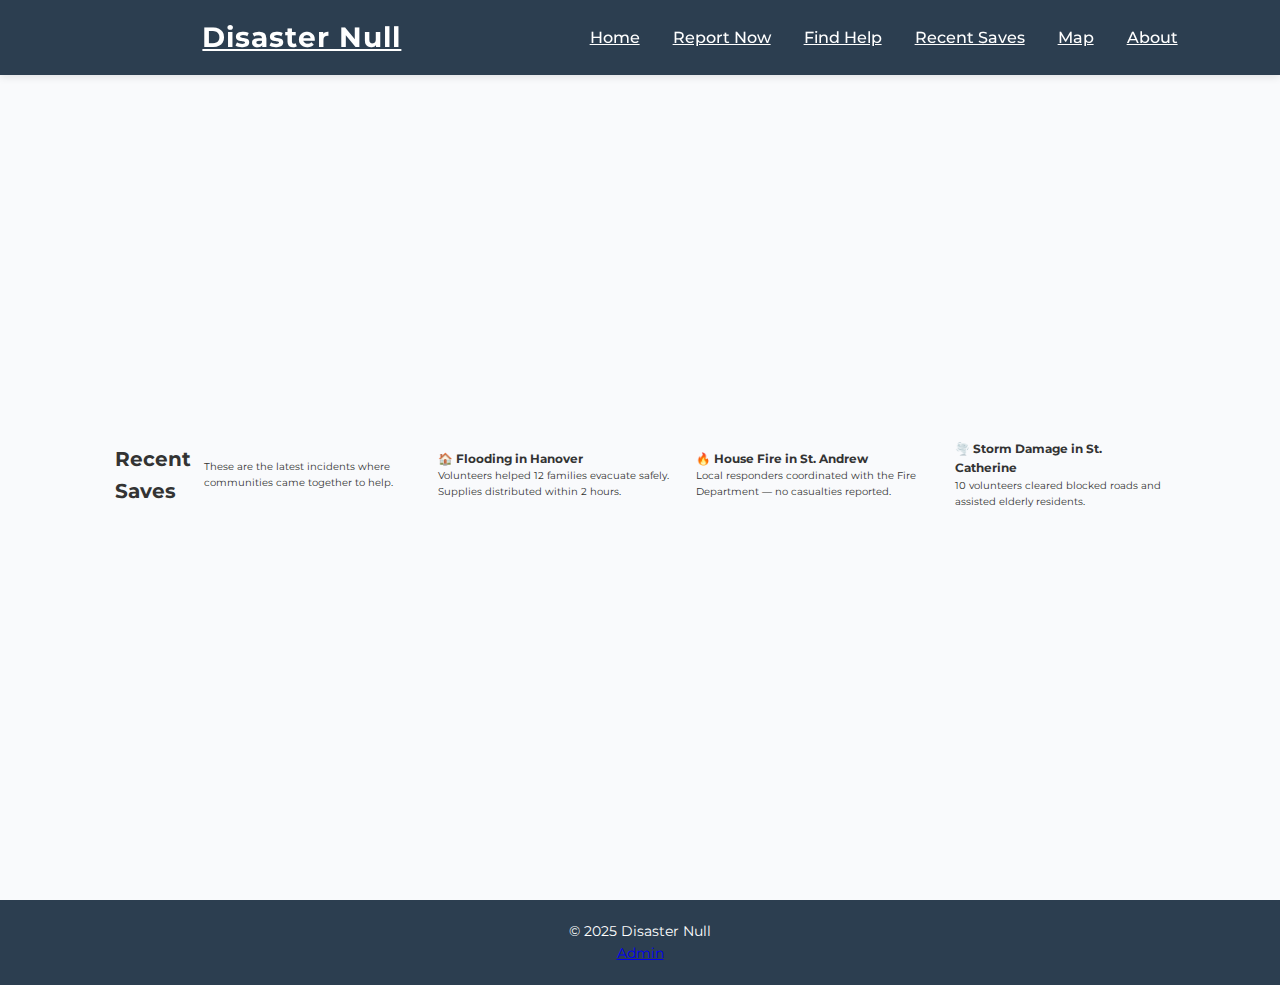
<file: about.html>
<!DOCTYPE html>
<html lang="en">
<head>
  <meta charset="UTF-8">
  <meta name="viewport" content="width=device-width, initial-scale=1.0">
  <title>Recent Saves | Disaster Null</title>
  <link rel="stylesheet" href="/static/main.css">
</head>

<body>
  <header>
    <a href="/" class="logo">Disaster Null</a>
    <nav>
      <a href="/" >Home</a>
      <a href="/report">Report Now</a>
      <a href="/volunteer">Find Help</a>
      <a href="/saves">Recent Saves</a>
      <a href="/distance">Map</a>
      <a href="/about"class="active">About</a>
    </nav>
  </header>

  <section class="recent">
    <h1>Recent Saves</h1>
    <p>These are the latest incidents where communities came together to help.</p>

    <div class="report-card">
      <h3>🏠 Flooding in Hanover</h3>
      <p>Volunteers helped 12 families evacuate safely. Supplies distributed within 2 hours.</p>
    </div>

    <div class="report-card">
      <h3>🔥 House Fire in St. Andrew</h3>
      <p>Local responders coordinated with the Fire Department — no casualties reported.</p>
    </div>

    <div class="report-card">
      <h3>🌪️ Storm Damage in St. Catherine</h3>
      <p>10 volunteers cleared blocked roads and assisted elderly residents.</p>
    </div>
  </section>

  <footer>
    <p>© 2025 Disaster Null</p>
    <a href="/admin">Admin</a>
  </footer>
</body>
</html>
</file>
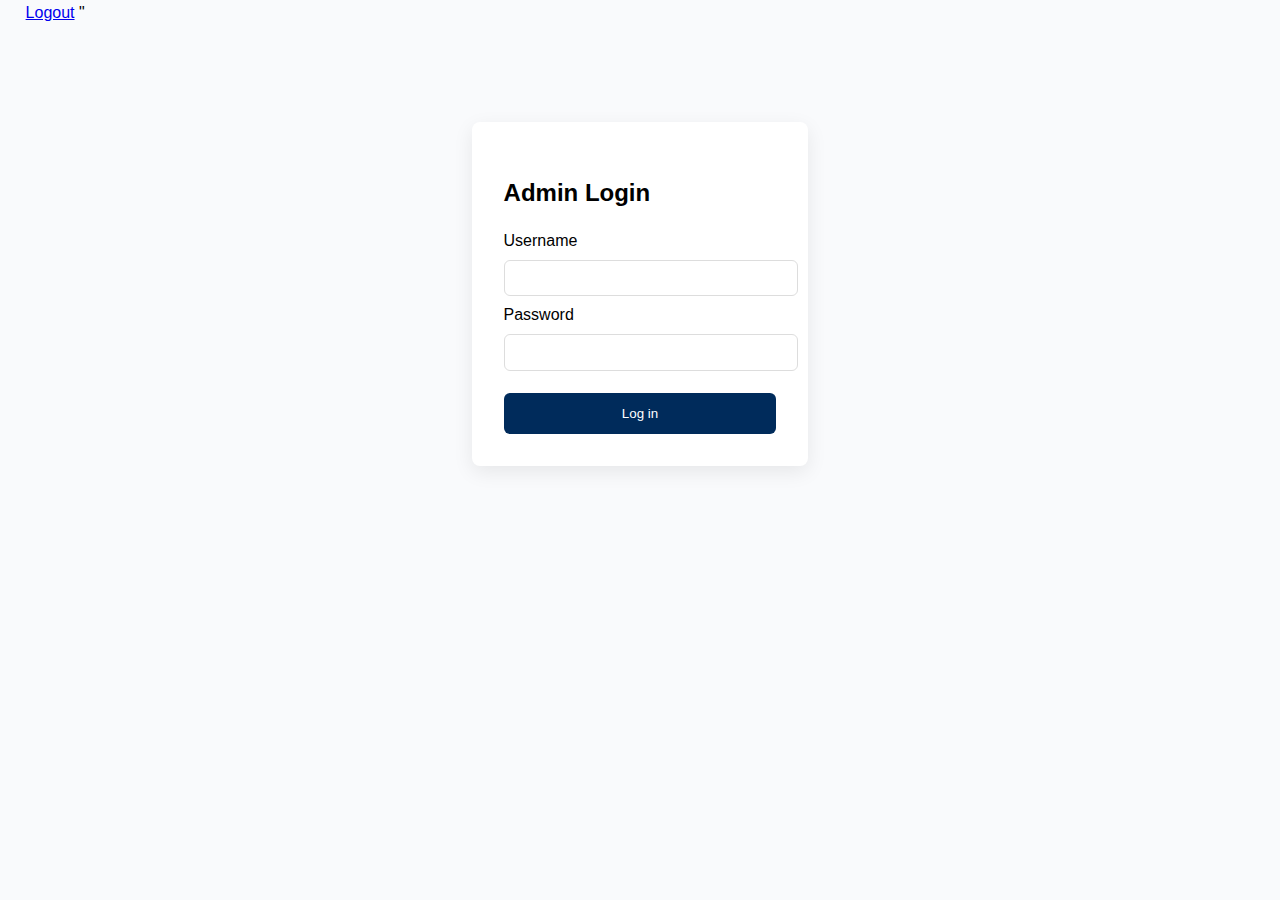
<file: admin_login.html>
<!doctype html>
<html>
<head>
  <meta charset="utf-8">
  <title>Admin Login</title>
  <link rel="stylesheet" href="/static/admin.css">
</head>
<body>
    <nav>
        <a href="/admin/logout">Logout</a>
"
    </nav>
  <main style="max-width:420px;margin:6rem auto;padding:2rem;border-radius:8px;background:#fff;box-shadow:0 6px 20px rgba(0,0,0,0.08);">
    <h2 style="margin-bottom:1rem">Admin Login</h2>
    <!-- show flashed messages if you want -->
    <form method="post" action="/admin/login">
      <label>Username</label><br>
      <input name="username" required style="width:100%;padding:.6rem;margin:.4rem 0;border:1px solid #ddd;border-radius:6px">
      <label>Password</label><br>
      <input name="password" type="password" required style="width:100%;padding:.6rem;margin:.4rem 0;border:1px solid #ddd;border-radius:6px">
      <button type="submit" style="width:100%;padding:.8rem;margin-top:1rem;background:#002b5b;color:#fff;border:none;border-radius:6px">Log in</button>
    </form>
  </main>
</body>
</html>
</file>
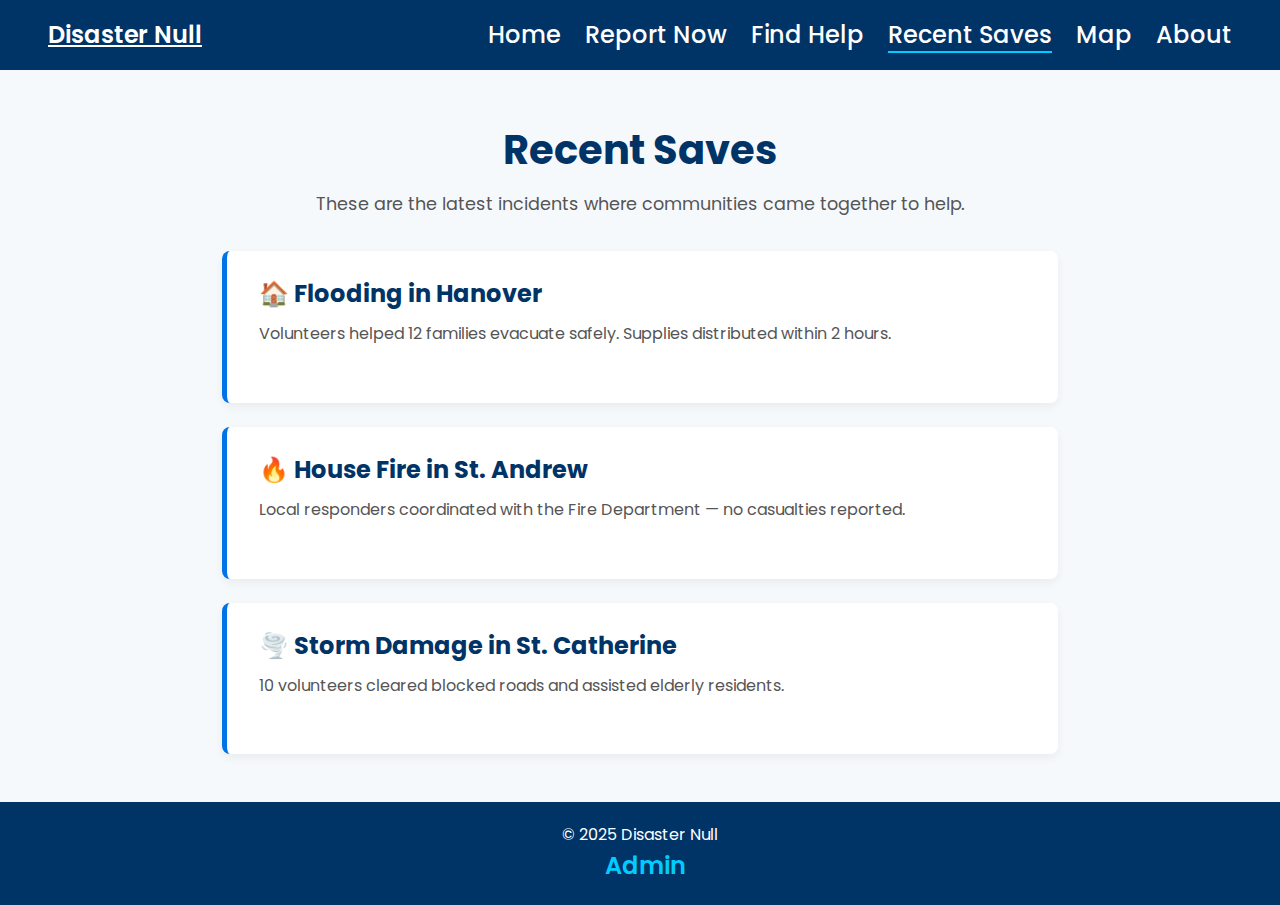
<file: saves.html>
<!DOCTYPE html>
<html lang="en">
<head>
  <meta charset="UTF-8">
  <meta name="viewport" content="width=device-width, initial-scale=1.0">
  <title>Recent Saves | Disaster Null</title>
  <link rel="stylesheet" href="static/save.css">
</head>

<body>
  <header>
   <a href="/" class="logo">Disaster Null</a>
    <nav> 
      <a href="/">Home</a>
      <a href="/report">Report Now</a>
      <a href="/volunteer">Find Help</a>
      <a href="/saves"class="active">Recent Saves</a>
      <a href="/distance">Map</a>
      <a href="/about">About</a>
    </nav>
  </header>

  <section class="recent">
    <h1>Recent Saves</h1>
    <p>These are the latest incidents where communities came together to help.</p>

    <div class="report-card">
      <h3>🏠 Flooding in Hanover</h3>
      <p>Volunteers helped 12 families evacuate safely. Supplies distributed within 2 hours.</p>
    </div>

    <div class="report-card">
      <h3>🔥 House Fire in St. Andrew</h3>
      <p>Local responders coordinated with the Fire Department — no casualties reported.</p>
    </div>

    <div class="report-card">
      <h3>🌪️ Storm Damage in St. Catherine</h3>
      <p>10 volunteers cleared blocked roads and assisted elderly residents.</p>
    </div>
  </section>

  <footer>
    <p>© 2025 Disaster Null</p>
    <a href="/admin">Admin</a>
  </footer>
</body>
</html>
</file>
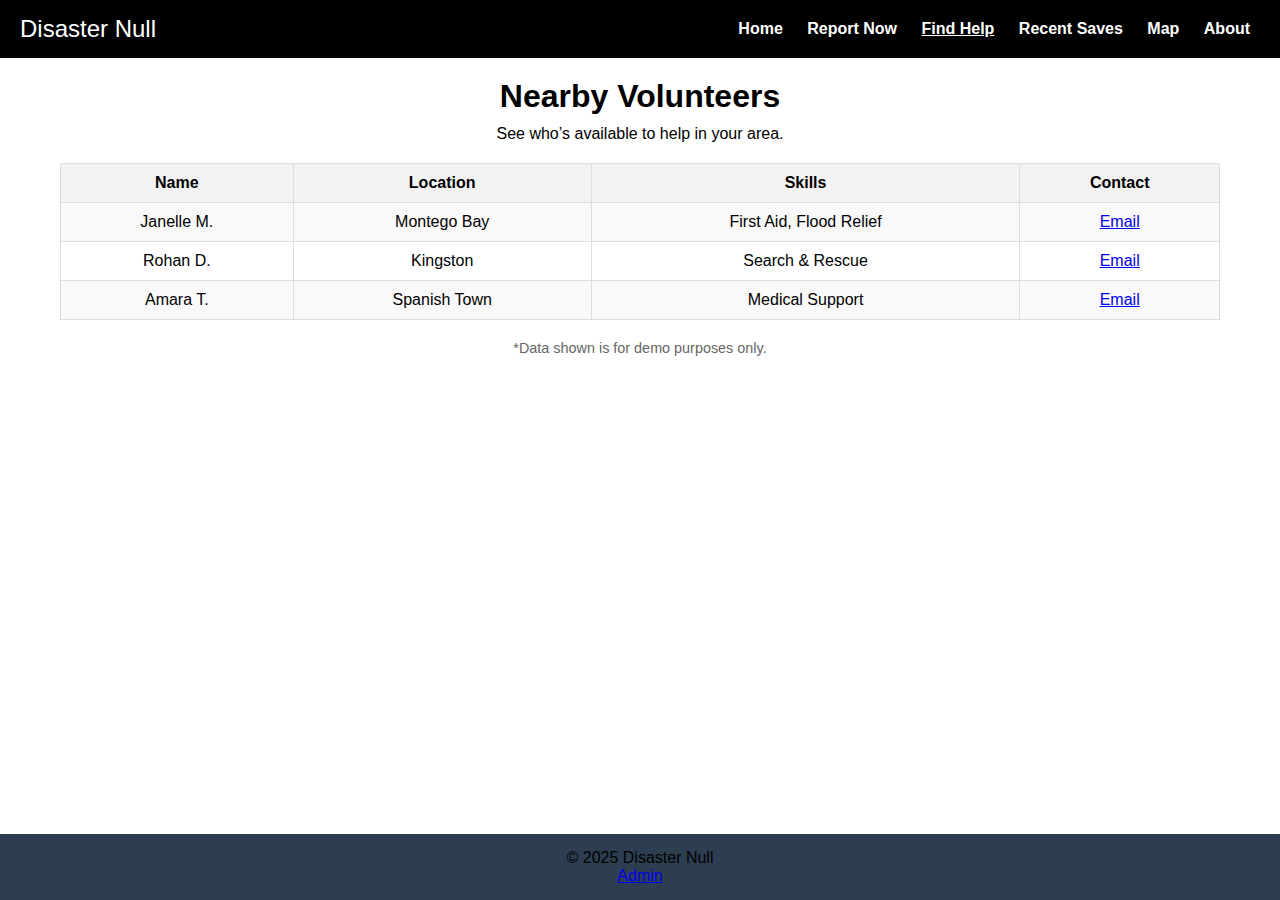
<file: volunteer.html>
<!DOCTYPE html>
<html lang="en">
<head>
  <meta charset="UTF-8">
  <meta name="viewport" content="width=device-width, initial-scale=1.0">
  <title>Find Nearby Help | Disaster Null</title>
  <link rel="stylesheet" href="/static/volunteer.css">
</head>

<body>
  <header>
    <a href="/" class="logo">Disaster Null</a>
    <nav>
      <a href="/" >Home</a>
      <a href="/report">Report Now</a>
      <a href="/volunteer"class="active">Find Help</a>
      <a href="/saves">Recent Saves</a>
      <a href="/distance">Map</a>
      <a href="/about">About</a>
    </nav>
  </header>

  <section class="volunteers">
    <h1>Nearby Volunteers</h1>
    <p>See who’s available to help in your area.</p>

    <table class="volunteer-table">
      <tr>
        <th>Name</th>
        <th>Location</th>
        <th>Skills</th>
        <th>Contact</th>
      </tr>
      <tr>
        <td>Janelle M.</td>
        <td>Montego Bay</td>
        <td>First Aid, Flood Relief</td>
        <td><a href="mailto:janelle@example.com">Email</a></td>
      </tr>
      <tr>
        <td>Rohan D.</td>
        <td>Kingston</td>
        <td>Search & Rescue</td>
        <td><a href="mailto:rohan@example.com">Email</a></td>
      </tr>
      <tr>
        <td>Amara T.</td>
        <td>Spanish Town</td>
        <td>Medical Support</td>
        <td><a href="mailto:amara@example.com">Email</a></td>
      </tr>
    </table>

    <p class="note">*Data shown is for demo purposes only.</p>
  </section>

  <footer>
    <p>© 2025 Disaster Null</p>
    <a href="/admin">Admin</a>
  </footer>
</body>
</html>
</file>
<file: static/main.css>
@import url('https://fonts.googleapis.com/css2?family=Montserrat:wght@400;600;700&display=swap');

* {
  margin: 0;
  padding: 0;
  box-sizing: border-box;
  font-family: 'Montserrat', sans-serif;
}

html {
  font-size: 62.5%;
  scroll-behavior: smooth;
}

body {
  background-color: #f9fafc;
  color: #333;
  line-height: 1.6;
  overflow-x: hidden;
}


header {
  position: fixed;
  top: 0;
  left: 0;
  width: 100%;
  background-color: #2C3E50;
  color: #FF5733;
  display: flex;
  justify-content: space-between;
  align-items: center;
  padding: 1.5rem 8%;
  z-index: 100;
  box-shadow: 0 2px 8px rgba(0,0,0,0.1);
}

.logo {
  font-size: 2.8rem;
  font-weight: 700;
  letter-spacing: 1px;
  cursor: pointer;
  transition: 0.3s;
  color: white;
  position: relative;
  right: -100px;
}

.logo:hover {
  transform: scale(1.05);
}

nav a {
  color: white;
  margin-left: 3rem;
  font-size: 1.6rem;
  font-weight: 500;
  transition: color 0.3s;
}

nav a:hover :active {
    color: red;
    position: relative;
}
nav a.active {
  color:  white ;

}


section {
  min-height: 100vh;
  padding: 10rem 9% 5rem;
  display: flex;
  justify-content: center;
  align-items: center;
}

.home {
  background-color: #ffffff;
  border-radius: 2rem;
  box-shadow: 0 4px 15px rgba(0,0,0,0.1);
  padding: 4rem;
  width: 100%;
  max-width: 1000px;
  text-align: center;
}

.home h1 {
  font-size: 4rem;
  color: #002b5b;
  margin-bottom: 1rem;
}

.home p {
  font-size: 1.8rem;
  color: #555;
  margin-bottom: 2rem;
}


form {
  display: flex;
  flex-direction: column;
  gap: 1.5rem;
  width: 100%;
  max-width: 600px;
  margin: 0 auto;
  text-align: left;
}

label {
  font-size: 1.6rem;
  font-weight: 600;
  color: #002b5b;
}

input, textarea, select {
  width: 100%;
  padding: 1.2rem;
  border: 1px solid #ccc;
  border-radius: 0.8rem;
  font-size: 1.5rem;
  transition: border-color 0.3s, box-shadow 0.3s;
}

input:focus, textarea:focus, select:focus {
  outline: none;
  border-color: #ff6b6b;
  box-shadow: 0 0 0 3px rgba(255,107,107,0.2);
}

textarea {
  resize: vertical;
  min-height: 120px;
}


button {
  background-color: #ff6b6b;
  color: white;
  border: none;
  padding: 1.4rem;
  font-size: 1.8rem;
  border-radius: 0.8rem;
  cursor: pointer;
  transition: background-color 0.3s ease;
}

button:hover {
  background-color: #e55a5a;
}


.success-message {
  background-color: #e6ffed;
  color: #2e7d32;
  border: 1px solid #81c784;
  padding: 1.5rem;
  border-radius: 0.8rem;
  font-size: 1.6rem;
  text-align: center;
  margin-top: 2rem;
}


@media (max-width: 768px) {
  header {
    flex-direction: column;
    align-items: flex-start;
    padding: 1rem 5%;
  }

  nav {
    margin-top: 1rem;
  }

  .home {
    padding: 3rem 2rem;
  }

  h1 {
    font-size: 3rem;
  }
}

footer {
  text-align: center;
  padding: 2rem 0;
  background-color: #2C3E50;
  color: white;
  font-size: 1.4rem;
}

img{
    position: absolute;
    width: 30px;
    height: 50px;
    left: 30px;
    bottom: 470px;
}
</file>
<file: static/admin.css>
/* Base styles */
body {
  font-family: Arial, sans-serif;
  margin: 0;
  padding: 0 2%;
  line-height: 1.6;
  background: #f9fafc;
  display: flex;
  flex-direction: column;
  min-height: 100vh;
}

header {
  display: flex;
  flex-wrap: wrap;
  justify-content: space-between;
  align-items: center;
  background: #002b5b;
  color: white;
  padding: 1.5rem 0;
  margin-bottom: 2rem;
}

header h1 { font-size: 2rem; }

header nav label, header nav select {
  font-size: 1rem;
  margin-left: 1rem;
  padding: 0.3rem 0.5rem;
  border-radius: 4px;
}

/* Table styles */
table {
  width: 100%;
  max-width: 1400px;
  margin: 0 auto 2rem;
  border-collapse: collapse;
  table-layout: auto;
}

th, td {
  border: 1px solid #ddd;
  padding: 1rem;
  text-align: center;
  font-size: 0.95rem;
}

th { background: #f2f2f2; }

tr:nth-child(even) { background: #f9f9f9; }

/* Footer styles */
footer {
  background-color: #002b5b;
  color: white;
  text-align: center;
  padding: 1.5rem 0;
  margin-top: auto; /* push footer to bottom */
  font-size: 0.95rem;
}

/* Responsive tweaks */
@media (max-width: 1024px) {
  th, td { padding: 0.8rem; font-size: 0.9rem; }
}

@media (max-width: 768px) {
  header h1 { font-size: 2rem; }
  header nav label, header nav select { font-size: 0.85rem; margin-top: 0.5rem; }
  th, td { padding: 0.7rem; font-size: 0.85rem; }
}

@media (max-width: 480px) {
  th, td { padding: 0.5rem; font-size: 0.8rem; }
  header nav label, header nav select { font-size: 0.8rem; }
}
</file>
<file: static/save.css>
@import url('https://fonts.googleapis.com/css2?family=Poppins:wght@300;400;600&display=swap');

* {
  margin: 0;
  padding: 0;
  box-sizing: border-box;
  font-family: 'Poppins', sans-serif;
}

body {
  background-color: #f6f9fc;
  color: #333;
  line-height: 1.6;
}

a {
  font-size: 1.5rem;
  font-weight: 600;
  color: #fff;
}

/* HEADER */
header {
  background: #003366;
  color: #fff;
  display: flex;
  justify-content: space-between;
  align-items: center;
  padding: 1rem 3rem;
  position: sticky;
  top: 0;
  z-index: 10;
}

header .logo {
  font-size: 1.5rem;
  font-weight: 600;
  color: #fff;
}

nav a {
  color: #fff;
  text-decoration: none;
  margin-left: 20px;
  font-weight: 500;
  transition: color 0.3s ease;
}

nav a:hover {
  color: #00ccff;
}

nav a.active {
  border-bottom: 2px solid #00ccff;
}

/* RECENT SAVES SECTION */
.recent {
  max-width: 900px;
  margin: 3rem auto;
  padding: 0 2rem;
  text-align: center;
}

.recent h1 {
  font-size: 2.5rem;
  color: #003366;
  margin-bottom: 0.5rem;
}

.recent p {
  font-size: 1.1rem;
  margin-bottom: 2rem;
  color: #555;
}

/* REPORT CARDS */
.report-card {
  background-color: #fff;
  border-left: 5px solid #0073e6;
  padding: 1.5rem 2rem;
  margin-bottom: 1.5rem;
  box-shadow: 0 4px 10px rgba(0,0,0,0.05);
  border-radius: 8px;
  text-align: left;
  transition: transform 0.3s ease, box-shadow 0.3s ease;
}

.report-card:hover {
  transform: translateY(-5px);
  box-shadow: 0 6px 15px rgba(0,0,0,0.1);
}

.report-card h3 {
  font-size: 1.5rem;
  color: #003366;
  margin-bottom: 0.5rem;
}

.report-card p {
  color: #555;
  font-size: 1rem;
}

/* FOOTER */
footer {
  background: #003366;
  color: white;
  text-align: center;
  padding: 1.2rem 0;
  margin-top: 2rem;
}

footer a {
  color: #00ccff;
  text-decoration: none;
  margin-left: 10px;
}

footer a:hover {
  text-decoration: underline;
}

/* RESPONSIVE DESIGN */
@media (max-width: 768px) {
  header {
    flex-direction: column;
    padding: 1rem 2rem;
  }

  nav a {
    margin: 10px 0;
  }

  .recent h1 {
    font-size: 2rem;
  }

  .report-card {
    padding: 1rem 1.5rem;
  }
}
</file>
<file: static/volunteer.css>
/* Reset some default margins and paddings */
* {
  box-sizing: border-box;
  margin: 0;
  padding: 0;
  font-family: Arial, sans-serif;
}

/* Make body take full viewport height */
body {
  min-height: 100vh;
  display: flex;
  flex-direction: column;
}

/* Header styling */
header {
  background-color: #000000;
  color: white;
  padding: 15px 20px;
  display: flex;
  align-items: center;
  justify-content: space-between;
  flex-wrap: wrap;
}

header .logo {
  font-size: 1.5em;
  text-decoration: none;
  color: white;
}

header nav a {
  margin: 5px 10px;
  text-decoration: none;
  color: white;
  font-weight: bold;
}

header nav a.active {
  text-decoration: underline;
}

/* Section styling */
section.volunteers {
  flex: 1; /* Makes section take remaining space */
  padding: 20px;
  max-width: 1200px;
  margin: 0 auto;
  width: 100%;
  overflow-x: auto; /* Table scrolls on small screens */
}

section.volunteers h1 {
  margin-bottom: 10px;
  font-size: 2em;
  text-align: center;
}

section.volunteers p {
  margin-bottom: 20px;
  text-align: center;
}

/* Table styling */
.volunteer-table {
  width: 100%;
  border-collapse: collapse;
  margin-bottom: 20px;
}

.volunteer-table th, .volunteer-table td {
  border: 1px solid #ddd;
  padding: 10px;
  text-align: center;
}

.volunteer-table th {
  background-color: #f2f2f2;
}

.volunteer-table tr:nth-child(even) {
  background-color: #f9f9f9;
}

/* Notes styling */
.note {
  font-size: 0.9em;
  color: #666;
  text-align: center;
  margin-top: 10px;
}

/* Footer styling */
footer {
  background-color: #2C3E50;
  padding: 15px 20px;
  text-align: center;
}

/* Responsive tweaks */
@media (max-width: 768px) {
  header {
    flex-direction: column;
    align-items: flex-start;
  }

  header nav {
    margin-top: 10px;
  }

  .volunteer-table th, .volunteer-table td {
    padding: 8px;
    font-size: 0.9em;
  }
}
</file>
